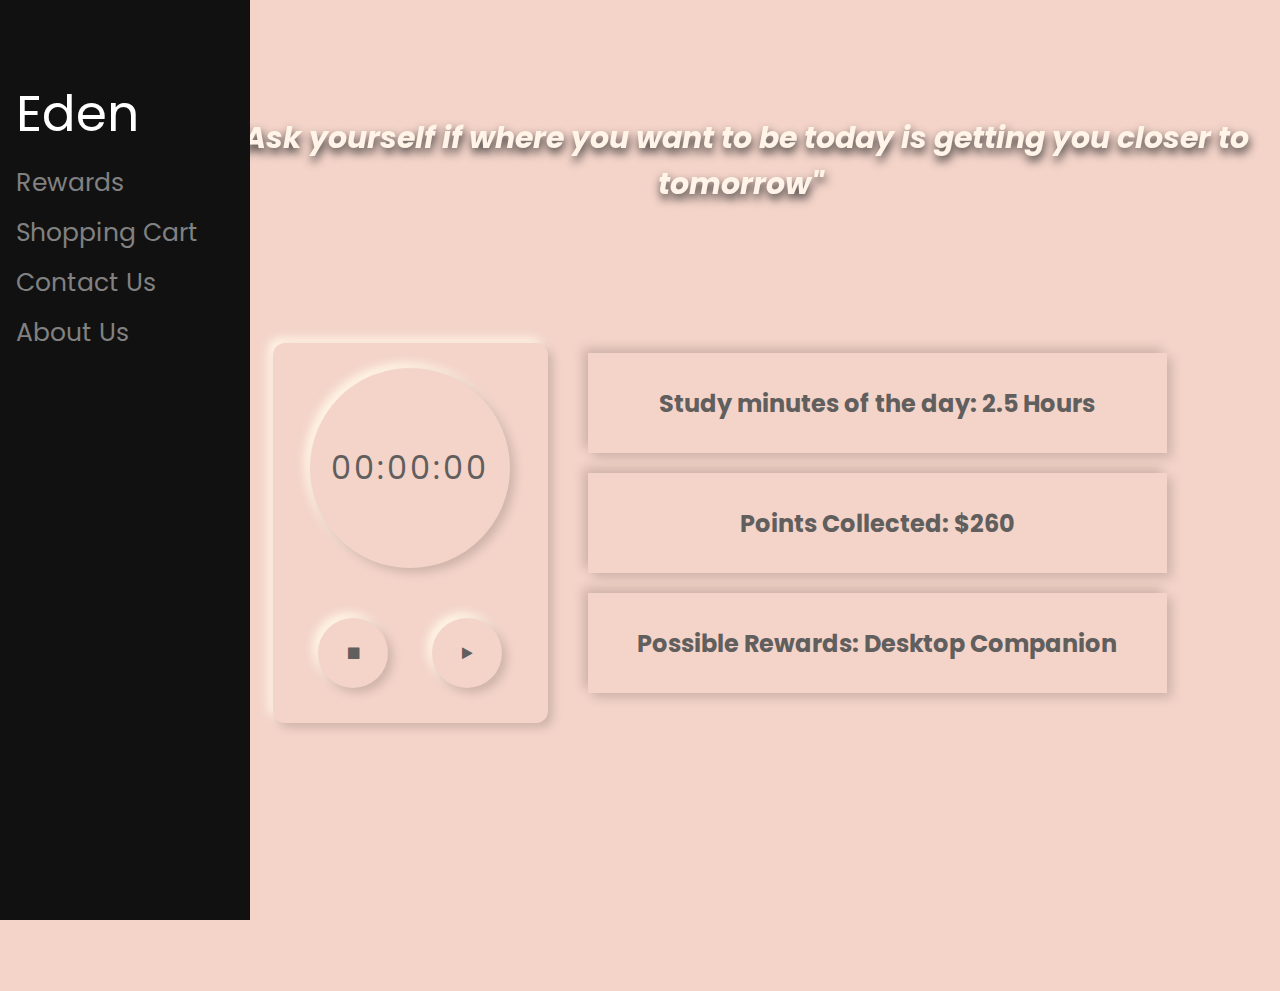
<file: index.html>
<!DOCTYPE html>
<html lang="en">
<head>
    <meta charset="UTF-8">
    <meta http-equiv="X-UA-Compatible" content="IE=edge">
    <meta name="viewport" content="width=device-width, initial-scale=1.0">
    <title>Eden</title>
    <link href="https://fonts.googleapis.com/css2?family=Poppins&display=swap" rel="stylesheet">
    <link href="http://maxcdn.bootstrapcdn.com/font-awesome/4.7.0/css/font-awesome.min.css" rel="stylesheet">
    <link href="style.css" type="text/css" rel="stylesheet">
</head>
<body>

    <audio id="xyz" src="notif.mp3" preload="auto"></audio>
        <div id="stopwatch">
            <div id="sw-time">00:00:00</div>
            <div class="controls">
                <button id="sw-rst" value="Reset"><i class="fa fa-stop"></i></button>
                <button id="sw-go" value="Reset"><i class="fa fa-play"></i></button>
            </div>
        </div>
    
    <div class="sidenav">
        <br><br>
        <div class="option">
            <a href="index.html" style="font-size: 50px; color: #ffffff;">Eden</a>
            <a href="rewards.html">Rewards</a>
            <a href="cart.html">Shopping Cart</a>
            <a href="contact.html">Contact Us</a>
            <a href="about.html">About Us</a>
        </div>
    </div>
    <div class="quotes">
        <h2>"Ask yourself if where you want to be today is getting you closer to tomorrow"</h2>
    </div>
    
          <div class="med-container">
            <div class="row2">
                <h2>Study minutes of the day: 2.5 Hours</h2>
            </div>
            <div class="row2">
                <h2>Points Collected: $260</h2>
            </div>
            <div class="row2">
                <h2>Possible Rewards: Desktop Companion</h2>
            </div>
          </div>

</body>
<script src="jquery-3.6.0.js"></script>
<script src="stopwatch.js"></script>
</html>
</file>
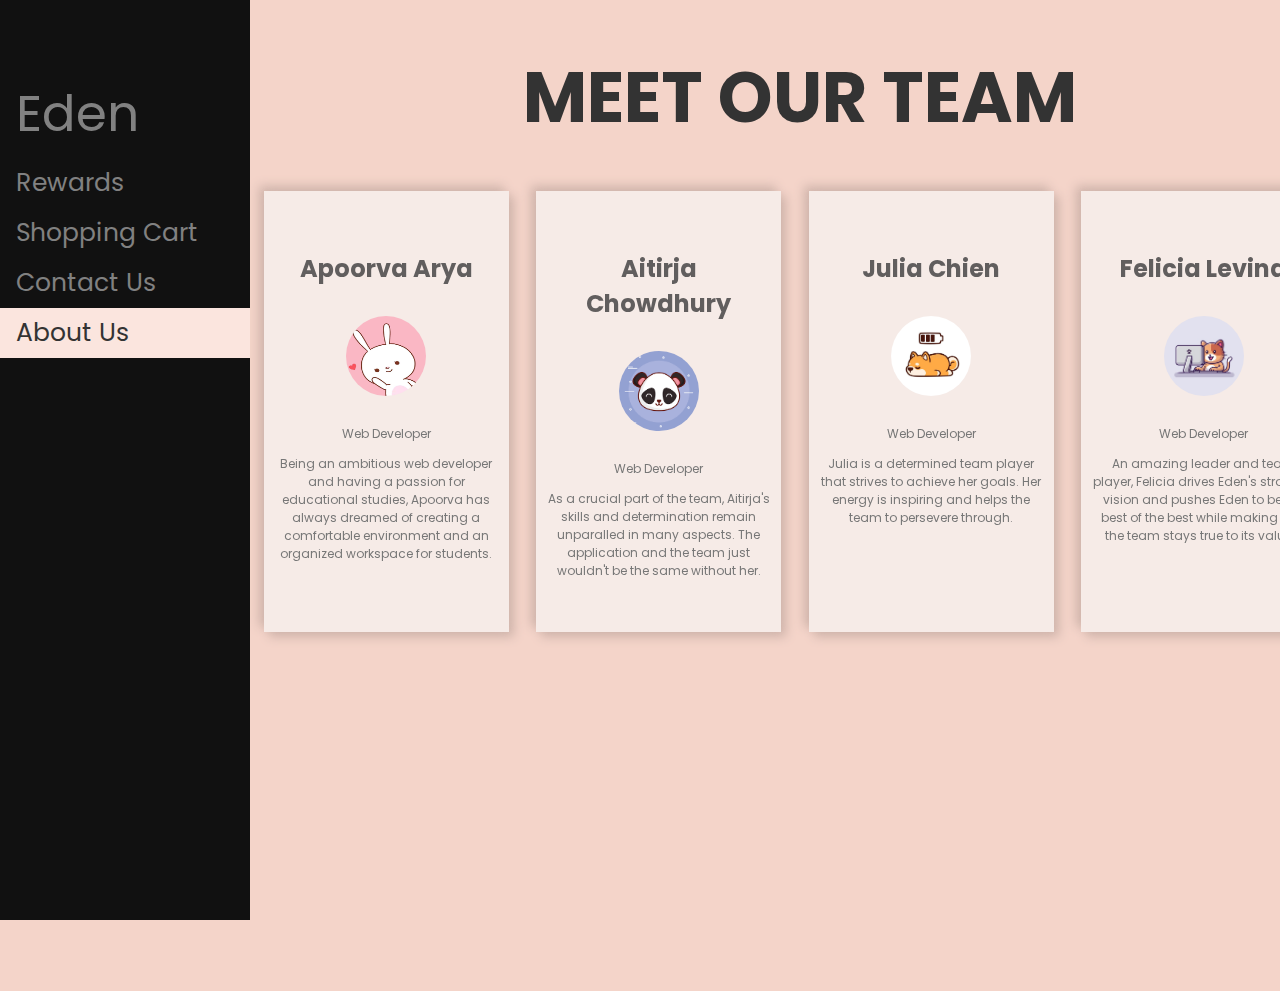
<file: about.html>
<!DOCTYPE html>
<html>
  <head>
    <meta charset="utf-8">
    <meta name="viewport" content="width=device-width">
    <title>Eden</title>
    <link href="style.css" rel="stylesheet" type="text/css" />
<link href="https://fonts.googleapis.com/css2?family=Poppins:wght@400;500;600&display=swap" rel="stylesheet">
    <link href="https://stackpath.bootstrapcdn.com/font-awesome/4.7.0/css/font-awesome.min.css" rel="stylesheet">
  </head>
  <body>
    <div class="sidenav">
        <br><br>
        <div class="option">
            <a href="index.html" style="font-size: 50px;">Eden</a>
            <a href="rewards.html">Rewards</a>
            <a href="cart.html">Shopping Cart</a>
            <a href="contact.html">Contact Us</a>
            <a class="active" href="about.html">About Us</a>
        </div>
    </div>

    <div class="content2">
      <br><h1 class="title" style="padding-left: 20%;">MEET OUR TEAM</h1>
        <div class="small-container">
          <div class="row">
            <div class="col-3">
              <h2>Apoorva Arya</h2>
              <img src="imgs/rabbit.png">
              <p>Web Developer</p>
              <p>Being an ambitious web developer and having a passion for educational studies, Apoorva has always dreamed of creating a comfortable environment and an organized workspace for students.</p>
            </div>
            <div class="col-3">
              <h2>Aitirja Chowdhury</h2>
              <img src="imgs/panda.png">
              <p>Web Developer</p>
              <p> As a crucial part of the team, Aitirja's skills and determination remain unparalled in many aspects. The application and the team just wouldn't be the same without her.</p>
            </div>
            <div class="col-3">
              <h2>Julia Chien</h2>
              <img src="imgs/dog.png">
              <p>Web Developer</p>
              <p> Julia is a determined team player that strives to achieve her goals. Her energy is inspiring and helps the team to persevere through.</p>
            </div>
            <div class="col-3">
              <h2>Felicia Levina</h2>
              <img src="imgs/cat.jpeg">
              <p>Web Developer</p>
              <p>An amazing leader and team player, Felicia drives Eden's strategic vision and pushes Eden to be the best of the best while making sure the team stays true to its values.</p>
            </div>
          </div>
        </div>
      </div>
  </body>
</html>
</file>
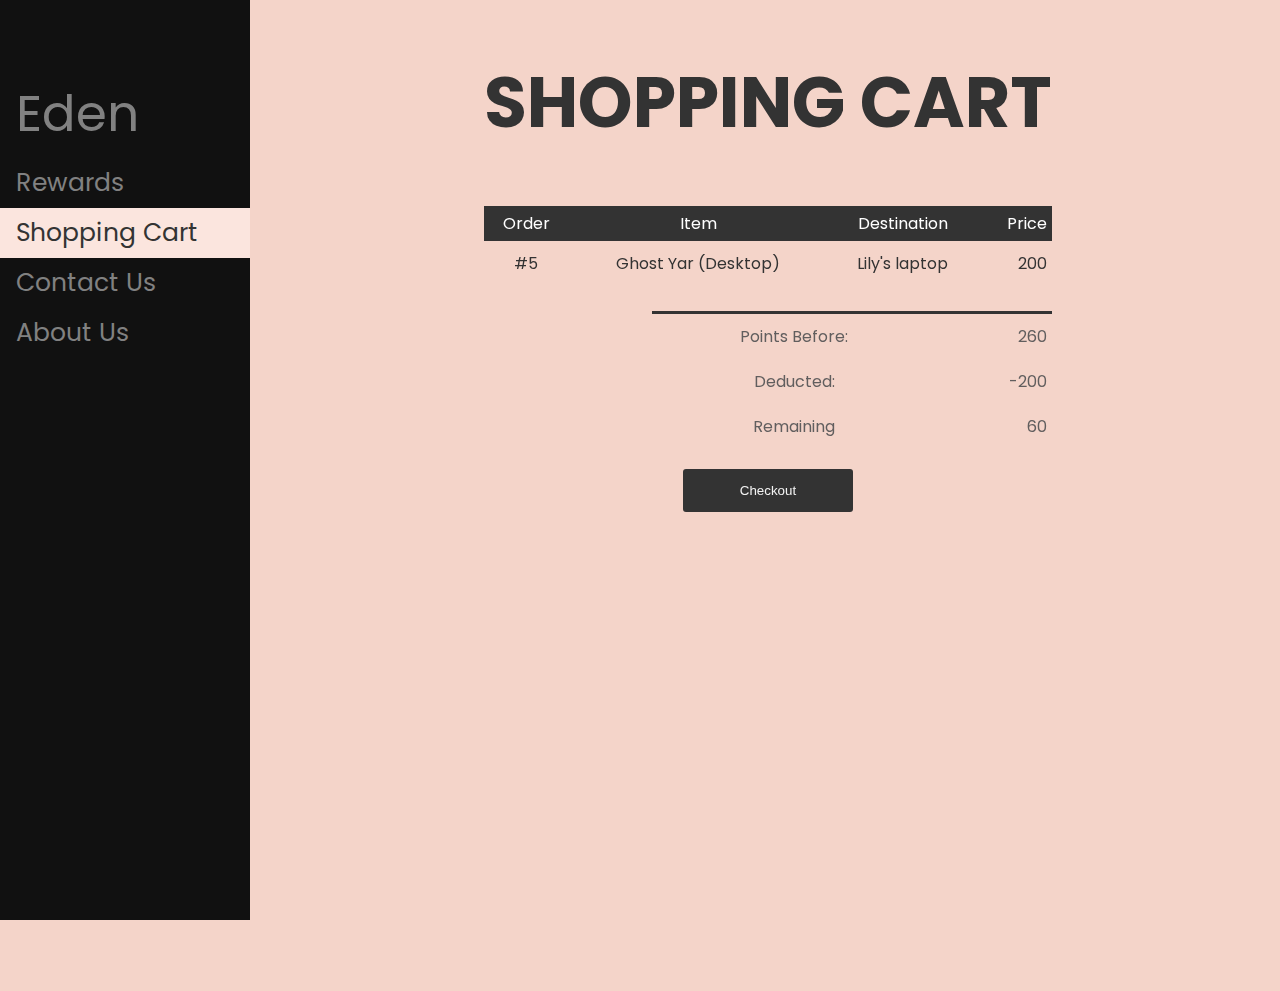
<file: cart.html>
<!DOCTYPE html>
<html>
<head>
  <meta charset="utf-8">
  <meta name="viewport" content="width=device-width">
  <title>Eden</title>
      <link href="style.css" rel="stylesheet" type="text/css" />
    <link href="https://fonts.googleapis.com/css2?family=Poppins:wght@400;500&display=swap" rel="stylesheet">
  </head>
  <body>
    <div class="sidenav">
      <br><br>
      <div class="option">
          <a href="index.html" style="font-size: 50px;">Eden</a>
          <a href="rewards.html">Rewards</a>
          <a class="active" href="cart.html">Shopping Cart</a>
          <a href="contact.html">Contact Us</a>
          <a href="about.html">About Us</a>
      </div>
  </div>
    <br><br><br>

    <div class="main">
      <div class="content">
        <br><br>
        <h1 class="title">SHOPPING CART</h1>
        <br><br>
              <div class="cart">
                  <table>
                      <tr>
                          <th>Order</th>
                          <th>Item</th>
                          <th>Destination</th>
                          <th>Price</th>
                      </tr>
                      <tr style="color: #333;">
                        <td>#5</td>
                        <td>Ghost Yar (Desktop)</td>
                        <td>Lily's laptop</td>
                        <td>200</td>
                    </tr>
                  </table>
<br>
                  <div class="total-price">
                    <table>
                      <tr>
                          <td>Points Before:</td>
                          <td> 260 </td>
                      </tr>
                      <tr>
                          <td>Deducted:</td>
                          <td> -200 </td>
                      </tr>
                        <tr>
                            <td>Remaining</td>
                            <td> 60 </td>
                        </tr>
                    </table>        </div>
              </div>
        
              <form id="distance_form" method="post">
              <button type="submit" name="checkout"> Checkout </button>
              </form>
        


              </div>
          </div>
        </div>
    </div>
    
  </body>
</html>
</file>
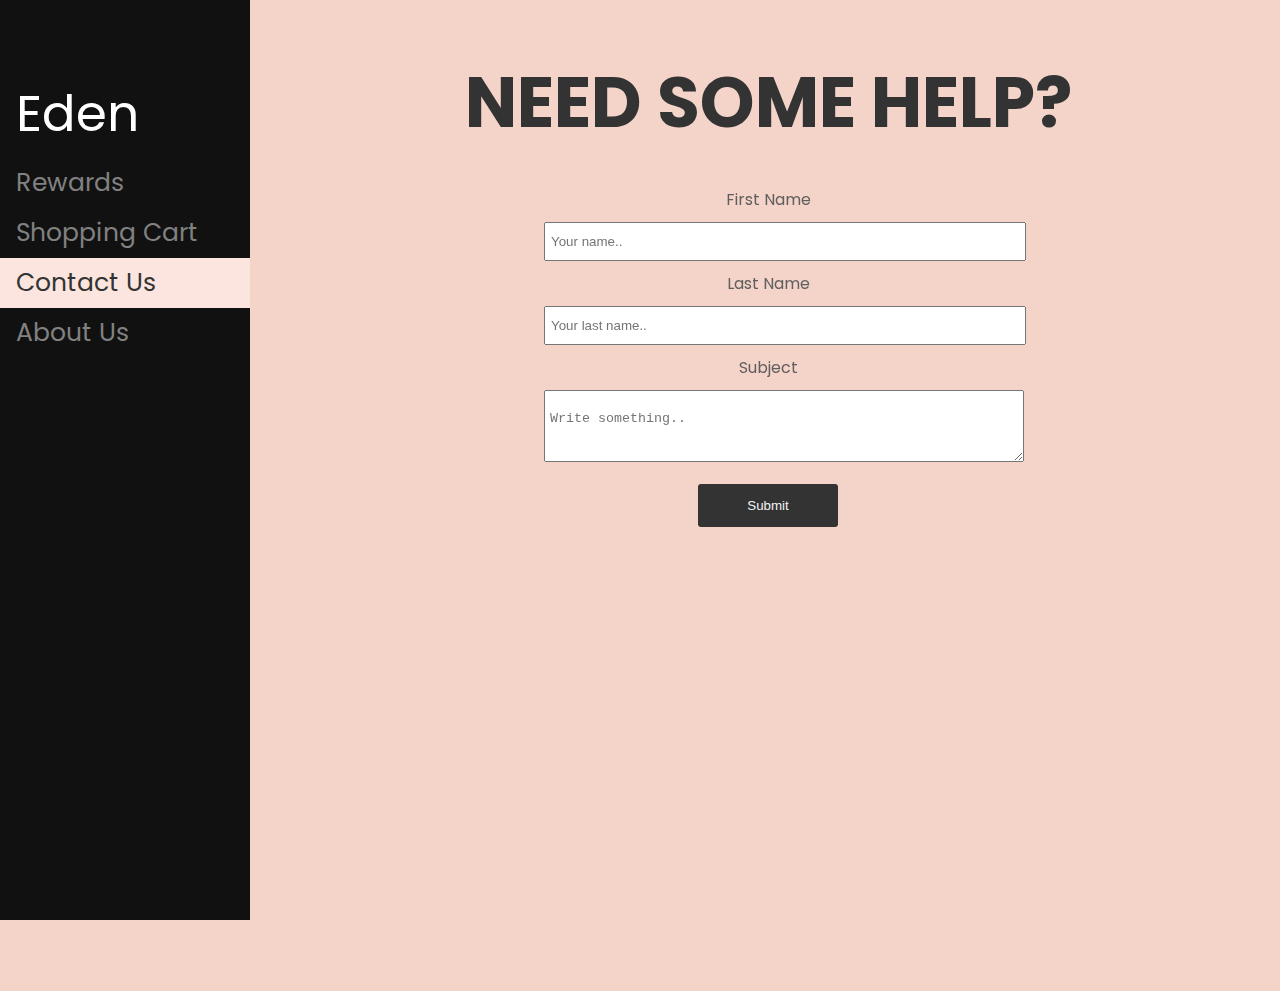
<file: contact.html>
<!DOCTYPE html>
<html>
  <head>
    <meta charset="utf-8">
    <meta name="viewport" content="width=device-width">
    <title>Eden</title>
    <link href="style.css" rel="stylesheet" type="text/css" />
    <link href="https://fonts.googleapis.com/css2?family=Poppins:wght@400;500&display=swap" rel="stylesheet">
  </head>
  <body>
    <div class="sidenav">
      <br><br>
      <div class="option">
          <a href="index.html" style="font-size: 50px; color: #ffffff;">Eden</a>
          <a href="rewards.html">Rewards</a>
          <a href="cart.html">Shopping Cart</a>
          <a class="active" href="contact.html">Contact Us</a>
          <a href="about.html">About Us</a>
      </div>
  </div>

  <div class = "main">

    <div class="content">
      <br><br><h1 class="title">NEED SOME HELP?</h1>
      <div class="smaller-container">
    <form action="">
    <div class="si-container">
    <label for="fname">First Name</label>
    <input style="margin: 10px; padding: 10px 5px" type="text" id="fname" name="firstname" placeholder="Your name..">

    <label for="lname">Last Name</label>
    <input style="margin: 10px; padding: 10px 5px" type="text" id="lname" name="lastname" placeholder="Your last name..">

    <label for="subject">Subject</label>
    <textarea style="margin: 10px; padding: 20px 5px" id="subject" name="subject" placeholder="Write something.." style="height:200px"></textarea>

    <button type="submit">Submit</button>
    </div>
  </form>
</div>


        </div>
      </div>

  </body>
</html>
</file>
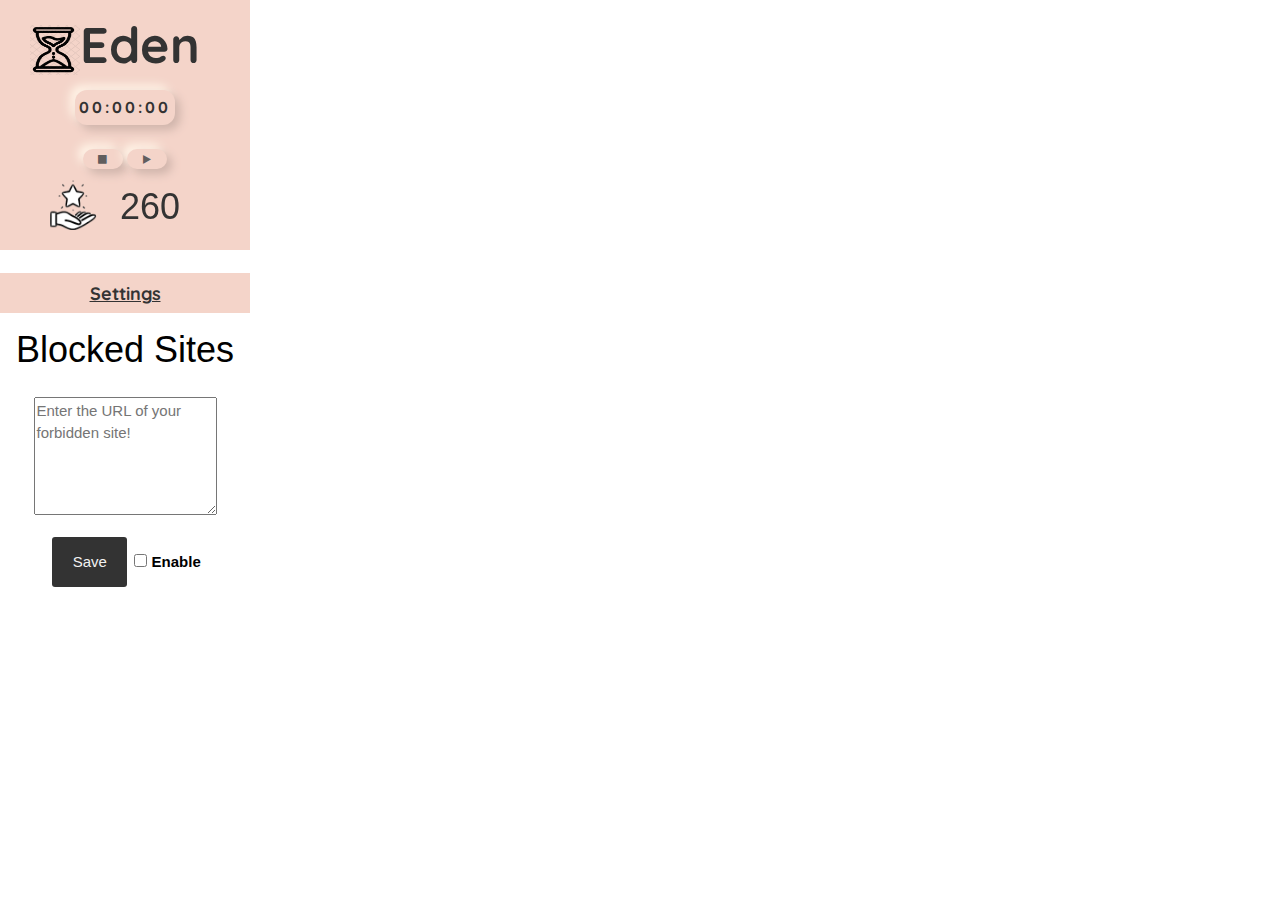
<file: popup.html>
<!DOCTYPE html>
<html>
<head>
    <!--Import Google Icon Font-->
    <link href="https://fonts.googleapis.com/icon?family=Material+Icons" rel="stylesheet">


    <!-- Google Fonts -->
    <link href='https://fonts.googleapis.com/css?family=Quicksand' rel='stylesheet'>
    <link rel="stylesheet" href="https://www.w3schools.com/w3css/4/w3.css">
    <link href="http://maxcdn.bootstrapcdn.com/font-awesome/4.7.0/css/font-awesome.min.css" rel="stylesheet">

    <style>
        body {
            height: 250px;
            width: 250px;
        }

        div#bgcolor {
            height: 250px;
            width: 250px;
            background: #f4d4c9;
        }

        .center {
            margin: auto;
            width: 60%;
            border: 3px solid #73AD21;
            padding: 10px;
        }

        div#heading {
            position: fixed;
            left: 30px;
            top: 7px;
            font-size: 50px;
            font-weight: bolder;
            font-family: 'Quicksand';
            color: #333;
        }

        div#stopwatch {
            border-radius: 12px;
            padding: 2%;
            border: 0;
            background: #f4d4c9;
            box-shadow: 5px 5px 10px #cfb4ab, -5px -5px 10px #fff4e7;
            box-sizing: border-box;
            width: 100px;
            height: 35px;
            text-align: center;
        }

        div#sw-time {
            margin: 0 auto;
            background: #f4d4c9;
            display: flex;
            align-items: center;
            justify-content: center;
            letter-spacing: 3px;
            font-size: 16px;
            font-weight: bold;
            font-family: 'Quicksand';
            vertical-align: middle;
            color: #333;
        }

        button#sw-rst, button#sw-go {
            margin: 30px 0px 10px;
            width: 40px;
            height: 20px;
            border-radius: 12px;
            border: 0;
            background: #f4d4c9;
            box-shadow: 5px 5px 10px #cfb4ab, -5px -5px 10px #fff4e7;
            color: #615e5e;
            cursor: pointer;
            transition: 0.3s;
        }

        button#sw-rst:focus, button#sw-go:focus {
            outline: none;
        }

        button#sw-rst:hover, button#sw-go:hover {
            color: #fff;
        }

        .fa {
            margin: 3px 0px 10px;
            font-size: 10px;
            vertical-align: middle;
        }

        a.animated-button.thar-three {
            height: 40px;
            padding-top:5px;
            font-size: 18px;
            font-weight: bold;
            font-family: 'Quicksand';
            color: #333;
            text-align: center;
            cursor: pointer;
            display: block;
            position: relative;
            border: 2px solid #f4d4c9;
            background-color: #f4d4c9;
            transition: all 0.4s cubic-bezier(0.42, 0, 0.58, 1);
        }

            a.animated-button.thar-three:hover {
                color: #ffffff;
                background-color: transparent;
                text-shadow: nthree;
            }

                a.animated-button.thar-three:hover:before {
                    left: 0%;
                    right: auto;
                    width: 100%;
                }

            a.animated-button.thar-three:before {
                display: block;
                position: absolute;
                top: 0px;
                right: 0px;
                height: 100%;
                width: 0px;
                z-index: -1;
                content: '';
                color: #f4d4c9;
                background: #333;
                border: 2px solid #333;
                transition: all 0.4s cubic-bezier(0.42, 0, 0.58, 1);
            }

        div#coin {
            position: fixed;
            margin: 50px 0px;
            min-width:200px;
            top: 120px;
            left: 50px;
            font-size: 16px;
            font-weight: bold;
            font-family: 'Quicksand';
            color: #333;
        }

        img#coin {
            position: fixed;
            margin: 50px 0px;
            left: 50px;
            top: 130px;
            font-size: 16px;
            font-weight: bold;
            font-family: 'Quicksand';
            color: #333;
        }

        button.save {
    background-color: #333;
    color: #f2f2f2;
    padding: 14px 15px;
    margin: 5px 3px;
    border: none;
    cursor: pointer;
    width: 30%;
    border-radius: 3px;
  }

    </style>
    <title>Eden</title>
</head>
<body id="topbody">
    <div id="bgcolor" style="text-align: center;">
        <br>
        <div id="heading">
            <img src="imgs/btime.png" alt="icon_pic" width="50" height="50">Eden</div>
        <br><br><br>
        <div class="center" id="stopwatch">
            <div id="sw-time">00:00:00</div>
            <div class="controls">
                <button id="sw-rst" value="Reset"><i class="fa fa-stop fa-0x"></i></button>
                <button id="sw-go" value="Reset"><i class="fa fa-play"></i></button>
            </div>
        </div>
        <div id="coin">
            <h1>260</h1>
            <img id="coin" src="imgs/p1.png" alt="icon_pic" width="50" height="50">
        </div>
        
    </div>
    <br>
    <div> <a href="index.html" target="_blank" class="btn btn-sm animated-button thar-three">Settings</a> </div>
    

    <div  style="text-align: center;">
    <h1>Blocked Sites</h1>
    <textarea style="margin:10px;" 
                id="textarea" 
                rows="5" cols="18" 
                spellcheck="false"
                placeholder="Enter the URL of your forbidden site!"></textarea>
    
    <button id="save" class="save">Save</button>
    <input id="checkbox" type="checkbox"><strong> Enable </strong>

</div>

    
    <script src="options.js"></script>
</body>

<script src="jquery-3.6.0.js"></script>
<script src="stopwatch.js"></script>
</html>
</file>
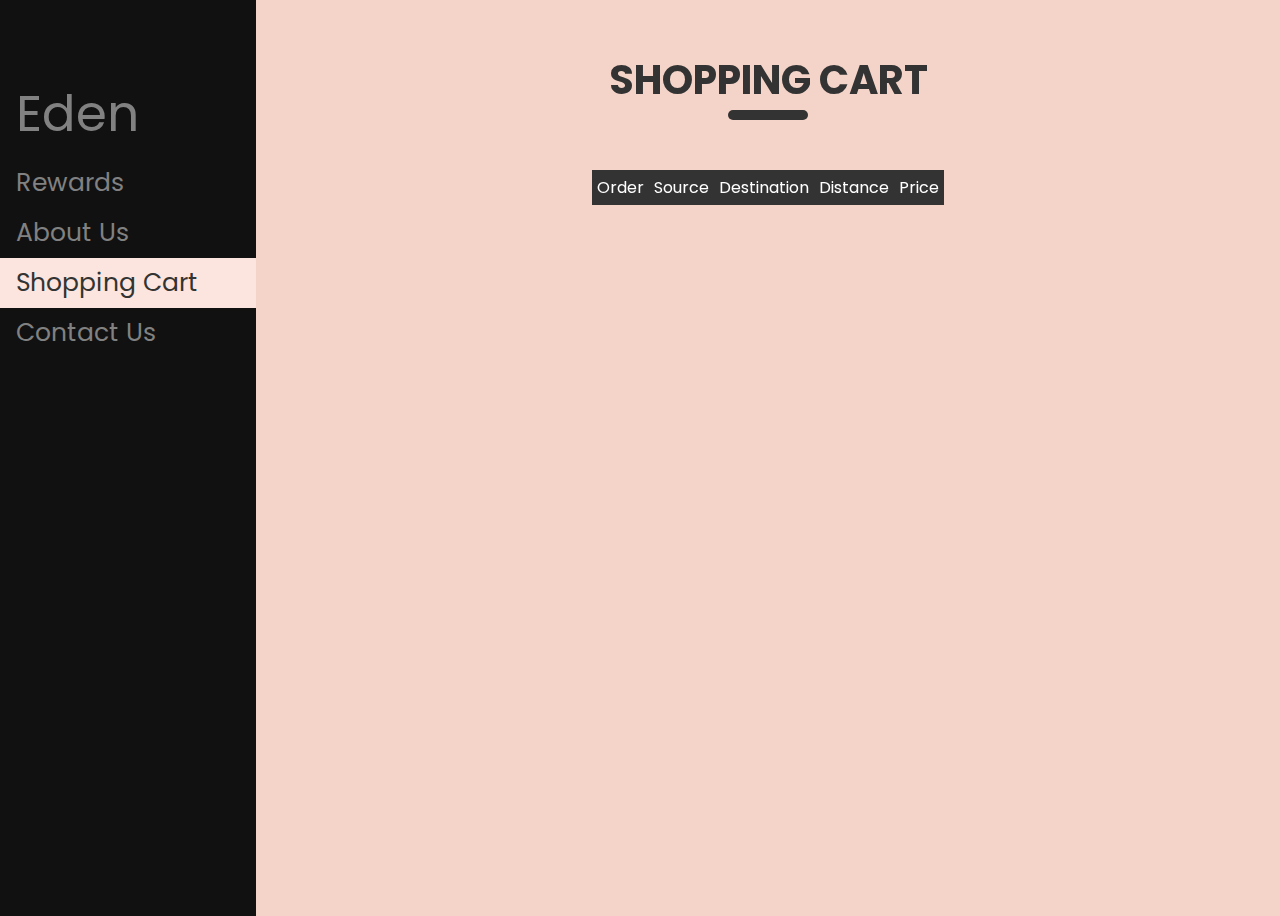
<file: EDITED codes/cart.html>
<!DOCTYPE html>
<html>
<head>
  <meta charset="utf-8">
  <meta name="viewport" content="width=device-width">
  <title>Eden</title>
      <link href="style.css" rel="stylesheet" type="text/css" />
    <link href="https://fonts.googleapis.com/css2?family=Poppins:wght@400;500&display=swap" rel="stylesheet">
  </head>
  <body>
    <div class="sidenav">
      <br><br>
      <div class="option">
          <a href="index.html" style="font-size: 50px;">Eden</a>
          <a href="rewards.html">Rewards</a>
          <a href="about.html">About Us</a>
          <a class="active" href="cart.html">Shopping Cart</a>
          <a href="contact.html">Contact Us</a>
      </div>
  </div>
    <br><br><br>
    <div class = "main"> 
    <div class="content ">
      <br><br><h1 class="title">SHOPPING CART</h1>
      <div class="underline"></div>
      <br><br>
            <div class="cart">
                <table>
                    <tr>
                        <th>Order</th>
                        <th>Source</th>
                        <th>Destination</th>
                        <th>Distance</th>
                        <th>Price</th>
                    </tr>
                </table>
            </div>
        </div>
      </div>
  </body>
</html>
</file>
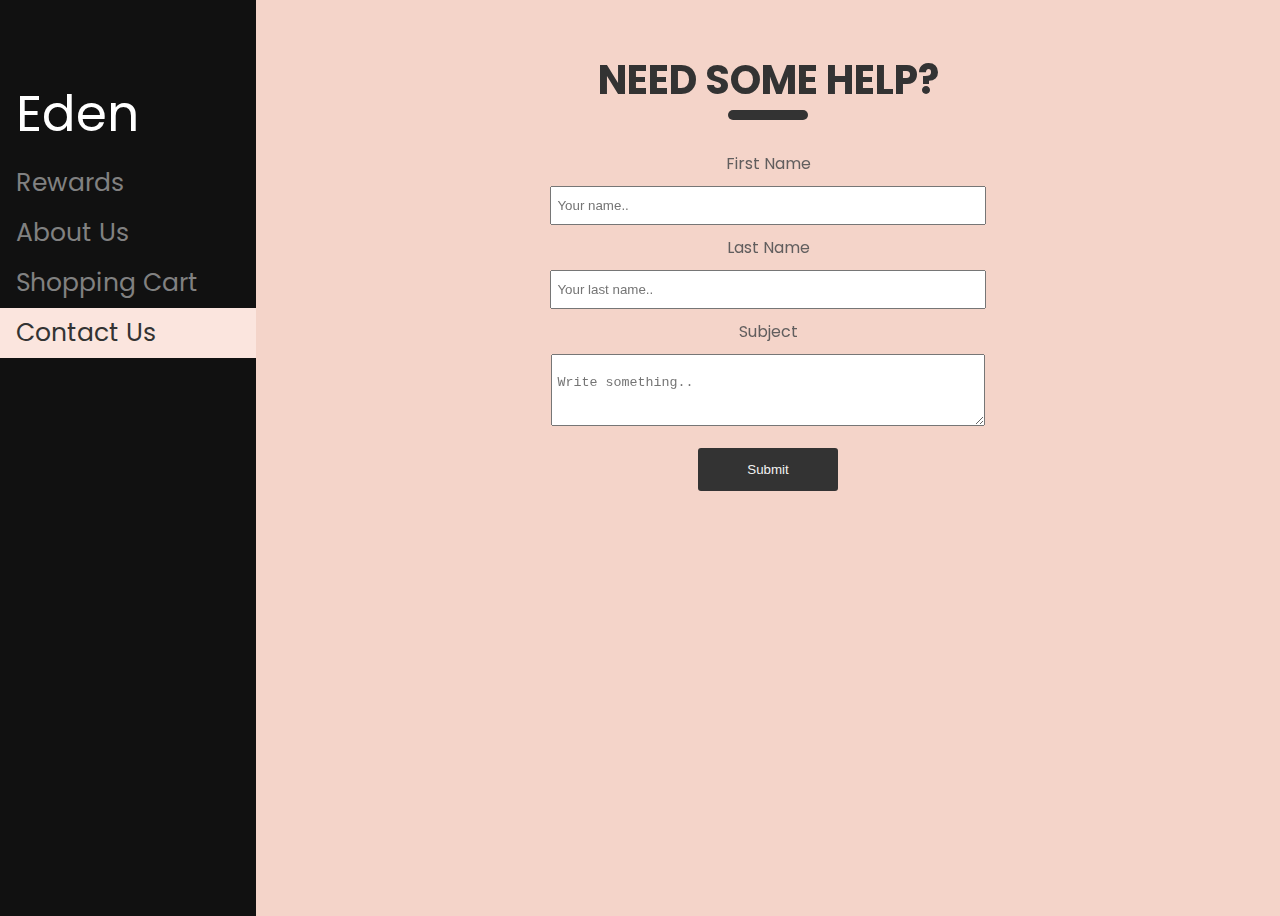
<file: EDITED codes/contact.html>
<!DOCTYPE html>
<html>
  <head>
    <meta charset="utf-8">
    <meta name="viewport" content="width=device-width">
    <title>Eden</title>
    <link href="style.css" rel="stylesheet" type="text/css" />
    <link href="https://fonts.googleapis.com/css2?family=Poppins:wght@400;500&display=swap" rel="stylesheet">
  </head>
  <body>
    <div class="sidenav">
      <br><br>
      <div class="option">
          <a href="index.html" style="font-size: 50px; color: #ffffff;">Eden</a>
          <a href="rewards.html">Rewards</a>
          <a href="about.html">About Us</a>
          <a href="cart.html">Shopping Cart</a>
          <a class="active" href="contact.html">Contact Us</a>
      </div>
  </div>
  <div class = "main">

    <div class="content">
      <br><br><h1 class="title">NEED SOME HELP?</h1>
      <div class="underline"></div>
      <div class="smaller-container">
    <form action="/action_page.php">
    <div class="si-container">
    <label for="fname">First Name</label>
    <input style="margin: 10px; padding: 10px 5px" type="text" id="fname" name="firstname" placeholder="Your name..">

    <label for="lname">Last Name</label>
    <input style="margin: 10px; padding: 10px 5px" type="text" id="lname" name="lastname" placeholder="Your last name..">

    <label for="subject">Subject</label>
    <textarea style="margin: 10px; padding: 20px 5px" id="subject" name="subject" placeholder="Write something.." style="height:200px"></textarea>

    <button type="submit">Submit</button>
    </div>
  </form>
</div>


        </div>
      </div>
    </div>

  </body>
</html>
</file>
<file: style.css>
.sidenav {
    height: 100%;
    width: 250px;
    position: fixed;
    z-index: 100;
    top: 0;
    left: 0;
    background-color: #111;
    overflow-x: hidden;
    padding-top: 20px;
  }
  
  .sidenav a {
    padding: 6px 8px 6px 16px;
    text-decoration: none;
    font-size: 25px;
    color: #818181;
    display: block;
  }

  .sidenav a.active {
    background-color: #fbe5de;
    color: #333;
  }
  
  .sidenav a:hover {
    color: #f1f1f1;
  }

  .main{
    width: 80%;
    height: 100vh;
    left: 20%;
    top: 0;
    position: fixed;
    display: flex;
    align-items: flex-start;
    justify-content: center;
    text-align: center;
    overflow: auto;
  }

  .quotes {
    min-width: 1100px;
    position: fixed;
    z-index: 1;
    top: 50px;
    overflow-x: hidden;
    display: flex;
  }
  
  body .quotes{
      padding: 40px 50px 0 250px;
  }
  .quotes h2{
    float: left;
    color: #fff4e7;
    text-shadow: 1px 5px 10px #333;
    text-align: center;
    text-decoration: none;
    font-style: italic;
    font-size: 30px;
  }


.title{
    font-size: 70px;
    color: #333;
    margin: 0;
  }

  button {
    background-color: #333;
    color: #f2f2f2;
    padding: 14px 15px;
    margin: 5px 3px;
    border: none;
    cursor: pointer;
    width: 30%;
    border-radius: 3px;
  }

/*index.html*/
body {
    height: 100vh;
    display: flex;
    align-items: center;
    justify-content: center;
    font-family: 'Poppins', sans-serif;
    color: #615e5e;
    background: #f4d4c9;
    padding-top: 75px;
}
div#stopwatch{
    border-radius: 12px;
    padding: 2%;
    border: 0;
    background: #f4d4c9;
    box-shadow: 5px 5px 10px #cfb4ab, -5px -5px 10px #fff4e7;
}
div#sw-time{
    height: 200px;
    width: 200px;
    margin: 0 auto;
    border-radius: 50%;
    background: #f4d4c9;
    box-shadow: 5px 5px 10px #cfb4ab, -5px -5px 10px #fff7e7;
    display: flex;
    align-items: center;
    justify-content: center;
    letter-spacing: 3px;
    font-size: 2rem;
}
button#sw-rst,button#sw-go{
    margin: 50px 20px 10px;
    width: 70px;
    height: 70px;
    border-radius: 50%;
    border: 0;
    background: #f4d4c9;
    box-shadow: 5px 5px 10px #cfb4ab, -5px -5px 10px #fff7e7;
    color: #615e5e;
    cursor: pointer;
    transition: 0.3s;
}
button#sw-rst:focus,button#sw-go:focus{
outline: none;
}
button#sw-rst:hover,button#sw-go:hover{
color: #fff;
}
.med-container{
    max-width: 500px;
    flex-basis: 30%;
    min-width: 200px;
    margin: 20px 20px;
    text-align: center;
    padding: 40px 20px;
    cursor: pointer;
    transition: transform 0.5s;
    /*
    position: fixed;
    z-index: 1;
    top: 50px;
    right: 10%;
    overflow-x: hidden;
    padding-left: -100vw;*/
}
.row2{
    display: flex;
    height: 100px;
    align-items: center;
    flex-wrap: wrap;
    justify-content: space-around;
    margin: 0px -200px 20px 0px;
    background: #f4d4c9;
    box-shadow: 5px 5px 10px #cfb4ab, -5px -5px 10px #cfb4ab;
}
.row2:hover{
    background: #fff4e7;
    box-shadow: 5px 5px 100px #ddd3c7, -5px -5px 100px #ddd3c7;
    transition: ease-in-out 450ms;
}

/* about.html */
.small-container{
    min-width: 1100px;
    padding: 0 0 0 250px;
}
.row{
    display: flex;
    padding-left: 10px;
    padding-top: 20px;
    flex-wrap:inherit;
    justify-content: space-around;
}

.col-3{
    flex-basis: 15%;
    min-width: 225px;
    min-height: 350px;
    margin: 20px 0;
    text-align: center;
    padding: 40px 10px;
    box-shadow: 0 0 20px 0px rgba(0, 0, 0, 0.1);
    cursor: pointer;
    transition: transform 0.4s;
    background: #f6ebe7;
    box-shadow: 5px 5px 10px #cfb4ab, -5px -5px 10px #cfb4ab;
}
.col-3 img{
    width: 80px;
    height: 80px;
    margin: 10px 0;
    border-radius: 50px;
}
.col-3:hover{
    transform: translateY(-10px);
    background: #ffffff;
    box-shadow: 5px 5px 100px #ddd3c7, -5px -5px 100px #ddd3c7;
    transition: ease-in-out 450ms;
}
.col-3 p{
    font-size: 12px;
    color: #777;
}
.col-3 h3{
    font-weight: 600;
    color: #555;
    font-size: 16px;
    padding: 0;
    width: 100%;
}

/* contact.html */
.si-container {
    padding: 16px;
  }
  .si-container input, select, textarea{
    width: 100%;
  }
  .smaller-container{
      max-width: 500px;
      margin: auto;
      padding-left: 25px;
      padding-right: 25px;
  }
  form{
    margin: 15px 0;
  }
  
  .cancel-btn{
      background-color: #f44336;
  }
  
  .account {
    background-color: #333;
    color: #f2f2f2;
  }
  
  .account:hover {
    background-color: #ddd;
    color: #333;
  }

/* rewards.html */
.content2{
    text-align: center;
    padding: 0px 50px 0px 100px;
    position: fixed;
    top: 20px;
  }
.row-3{
    display: flex;
    top: 0;
    height: 100vh;
    align-items: center;
    flex-wrap: wrap;
    justify-content: space-around;

}
.col-4{
    align-items: center;
    flex-basis: 30%;
    margin: 30px 0;
    text-align: center;
    padding: 30px 10px;
    box-shadow: 0 0 20px 0px rgba(0,0,0,0.1);
    cursor: pointer;
    transition: transform 0.5s;
    background: #ffffff;
}
.col-4 img{
    max-width: 100px;
    margin: 10px 0;
    border-radius: 10px;
}
.col-4:hover{
    transform: translateY(-10px);
}
.col-4 p{
    font-size: 16px;
    color: #777;
}
.col-4 h3{
    font-weight: 600;
    color: #555;
    font-size: 26px;
    padding: 0;
    width: 100%;
}

/* cart.html */
.cart-page{
    margin: 25px auto;
  }
  table{
    width: 100%;
    border-collapse: collapse;
  }
  .cart-info{
    display: flex;
    flex-wrap: wrap;
  }
  th{
    text-align: center;
    padding: 5px;
    color: #fff;
    background: #333;
    font-weight: normal;
  }
  td{
    padding: 10px 5px;
  }
  td input{
    width: 40px;
    height: 30px;
    padding: 5px;
  }
  td a{
    color: #333;
    font-size: 12px;
  }
  td img{
    width: 150px;
    margin-right: 10px;
  }
  .total-price{
    display: flex;
    justify-content: flex-end;
  }
  .total-price table{
    border-top: 3px solid #333;
    width: 100%;
    max-width: 400px;
  }
  td:last-child{
    text-align: right;
  }
  th:last-child{
    text-align: right;
  }
  #searchresult{
    display: none;
    animation: fadeIn 1s;
    position: fixed;
    bottom: 0;
    color: #f2f2f2;
    width: 17%;
    background-color:#333;
    padding: 15px 30px;
    float: right;
    margin: 10px;
  }
</file>
<file: EDITED codes/style.css>
body{
    height: 100vh;
    font-family: 'Poppins', sans-serif;
    color: #615e5e;
    background: #f4d4c9;
}

.sidenav {
    height: 100%;
    width: 20%;
    position: fixed;
    z-index: 1;
    top: 0;
    left: 0;
    background-color: #111;
    overflow-x: hidden;
    padding-top: 20px;
  }
  
  .sidenav a {
    padding: 6px 8px 6px 16px;
    text-decoration: none;
    font-size: 25px;
    color: #818181;
    display: block;
  }

  .sidenav a.active {
    background-color: #fbe5de;
    color: #333;
   /* transition: ;*/
  }
  
  .sidenav a:hover {
    color: #f1f1f1;
  }

  .main{
    width: 80%;
    height: 100vh;
    left: 20%;
    top: 0;
    position: fixed;
    display: flex;
    align-items: flex-start;
    justify-content: center;
    text-align: center;
    overflow: auto;
  }

.cental{
  align-items: center;
}

.title{
    font-size: 40px;
    color: #333;
    text-align: center;
    margin: 0;
  }

  .underline{
    margin: 0 auto;
    background-color: #333;
    height: 10px;
    width: 80px;
    border-radius: 10px;
  }


  button {
    background-color: #333;
    color: #f2f2f2;
    padding: 14px 15px;
    margin: 5px 3px;
    border: none;
    cursor: pointer;
    width: 30%;
    border-radius: 3px;
  }

/*index.html*/
.title2{
    padding-left: 150px;
    overflow: hidden;
    align-items: none;
    height: 100vh;
    align-items: center;
    justify-content: none;
    font-family: 'Poppins', sans-serif;
    font-size: xx-large;
    color: rgb(255, 255, 255);
}
.med-container{
    max-width: 500px;
    flex-basis: 30%;
    min-width: 200px;
    margin: 20px 50px;
    border-radius: 12px;
    text-align: center;
    padding: 30px 20px;
    box-shadow: 0 0 20px 0px rgba(0, 0, 0, 0.1);
    cursor: pointer;
    transition: transform 0.5s;
    background: #f6ebe7;
}
.row2{
    display: flex;
    align-items: center;
    flex-wrap: wrap;
    justify-content: space-around;
    margin: 20px;
   /* padding: ;*/
}
col{
    flex-basis: 30%;
    min-width: 200px;
    margin: 20px 0;
    text-align: center;
    padding: 40px 10px;
    box-shadow: 0 0 20px 0px rgba(0, 0, 0, 0.1);
    cursor: pointer;
    transition: transform 0.5s;
    background: #f6ebe7;
}

/* about.html */
.row{
    display: flex;
    align-items: center;
    flex-wrap: wrap;
    justify-content: space-around;
}
.small-container{
    max-width: 850px;
    margin: auto;
}

.col-3{
    flex-basis: 20%;
    min-width: 130px;
    margin: 20px 0;
    text-align: center;
    padding: 20px 10px;
    box-shadow: 0 0 20px 0px rgba(0, 0, 0, 0.1);
    cursor: pointer;
    transition: transform 0.5s;
    background: #f6ebe7;
}
.col-3 img{
    width: 50px;
    margin: 10px 0;
    border-radius: 50px;
}
.col-3:hover{
    transform: translateY(-10px);
}
.col-3 p{
    font-size: 12px;
    color: #777;
}
.col-3 h3{
    font-weight: 600;
    color: #555;
    font-size: 16px;
    padding: 0;
    width: 100%;
}

/* contact.html */
.si-container {
    padding: 16px;
  }
  .si-container input, select, textarea{
    width: 90%;
    margin: 0;
  }
  .smaller-container{
      max-width: 500px;
      margin: auto;
      padding-left: 25px;
      padding-right: 25px;
  }
  form{
    margin: 15px 0;
  }
  
  .cancel-btn{
      background-color: #f44336;
  }
  
  .account {
    background-color: #333;
    color: #f2f2f2;
  }
  
  .account:hover {
    background-color: #ddd;
    color: #333;
  }

/* rewards.html */
.col-4{
    align-items: center;
    flex-basis: 30%;
    min-width: 200px;
    margin: 30px 0;
    text-align: center;
    padding: 30px 10px;
    box-shadow: 0 0 20px 0px rgba(0,0,0,0.1);
    cursor: pointer;
    transition: transform 0.5s;
    background: #ffffff;
}
.col-4 img{
    max-width: 100px;
    margin: 10px 0;
    border-radius: 10px;
}
.col-4:hover{
    transform: translateY(-10px);
}
.col-4 p{
    font-size: 12px;
    color: #777;
}
.col-4 h3{
    font-weight: 600;
    color: #555;
    font-size: 26px;
    padding: 0;
    width: 100%;
}

/* cart.php */
.cart-page{
    margin: 25px auto;
  }
  table{
    width: 100%;
    border-collapse: collapse;
  }
  .cart-info{
    display: flex;
    flex-wrap: wrap;
  }
  th{
    text-align: center;
    padding: 5px;
    color: #fff;
    background: #333;
    font-weight: normal;
  }
  td{
    padding: 10px 5px;
  }
  td input{
    width: 40px;
    height: 30px;
    padding: 5px;
  }
  td a{
    color: #333;
    font-size: 12px;
  }
  td img{
    width: 150px;
    margin-right: 10px;
  }
  .total-price{
    display: flex;
    justify-content: flex-end;
  }
  .total-price table{
    border-top: 3px solid #333;
    width: 100%;
    max-width: 400px;
  }
  td:last-child{
    text-align: right;
  }
  th:last-child{
    text-align: right;
  }
  #searchresult{
    display: none;
    animation: fadeIn 1s;
    position: fixed;
    bottom: 0;
    color: #f2f2f2;
    width: 17%;
    background-color:#333;
    padding: 15px 30px;
    float: right;
    margin: 10px;
  }

div#stopwatch{
    border-radius: 12px;
    padding: 2%;
    margin: 0 75px;
    border: 0;
    background: #f4d4c9;
    box-shadow: 5px 5px 10px #cfb4ab, -5px -5px 10px #fff4e7;
}
div#sw-time{
    height: 200px;
    width: 200px;
    margin: 0 auto;
    border-radius: 50%;
    background: #f4d4c9;
    box-shadow: 20px 20px 60px #cfb4ab, -20px -20px 60px #fff7e7;
    display: flex;
    align-items: center;
    justify-content: center;
    letter-spacing: 3px;
    font-size: 2rem;
}
button#sw-rst,button#sw-go{
    margin: 50px 20px 10px;
    width: 70px;
    height: 70px;
    border-radius: 50%;
    border: 0;
    background: #f4d4c9;
    box-shadow: 20px 20px 60px #cfb4ab, -20px -20px 60px #fff4e7;
    color: #615e5e;
    cursor: pointer;
    transition: 0.3s;
}
button#sw-rst:focus,button#sw-go:focus{
outline: none;
}
button#sw-rst:hover,button#sw-go:hover{
color: #fff;
}
</file>
